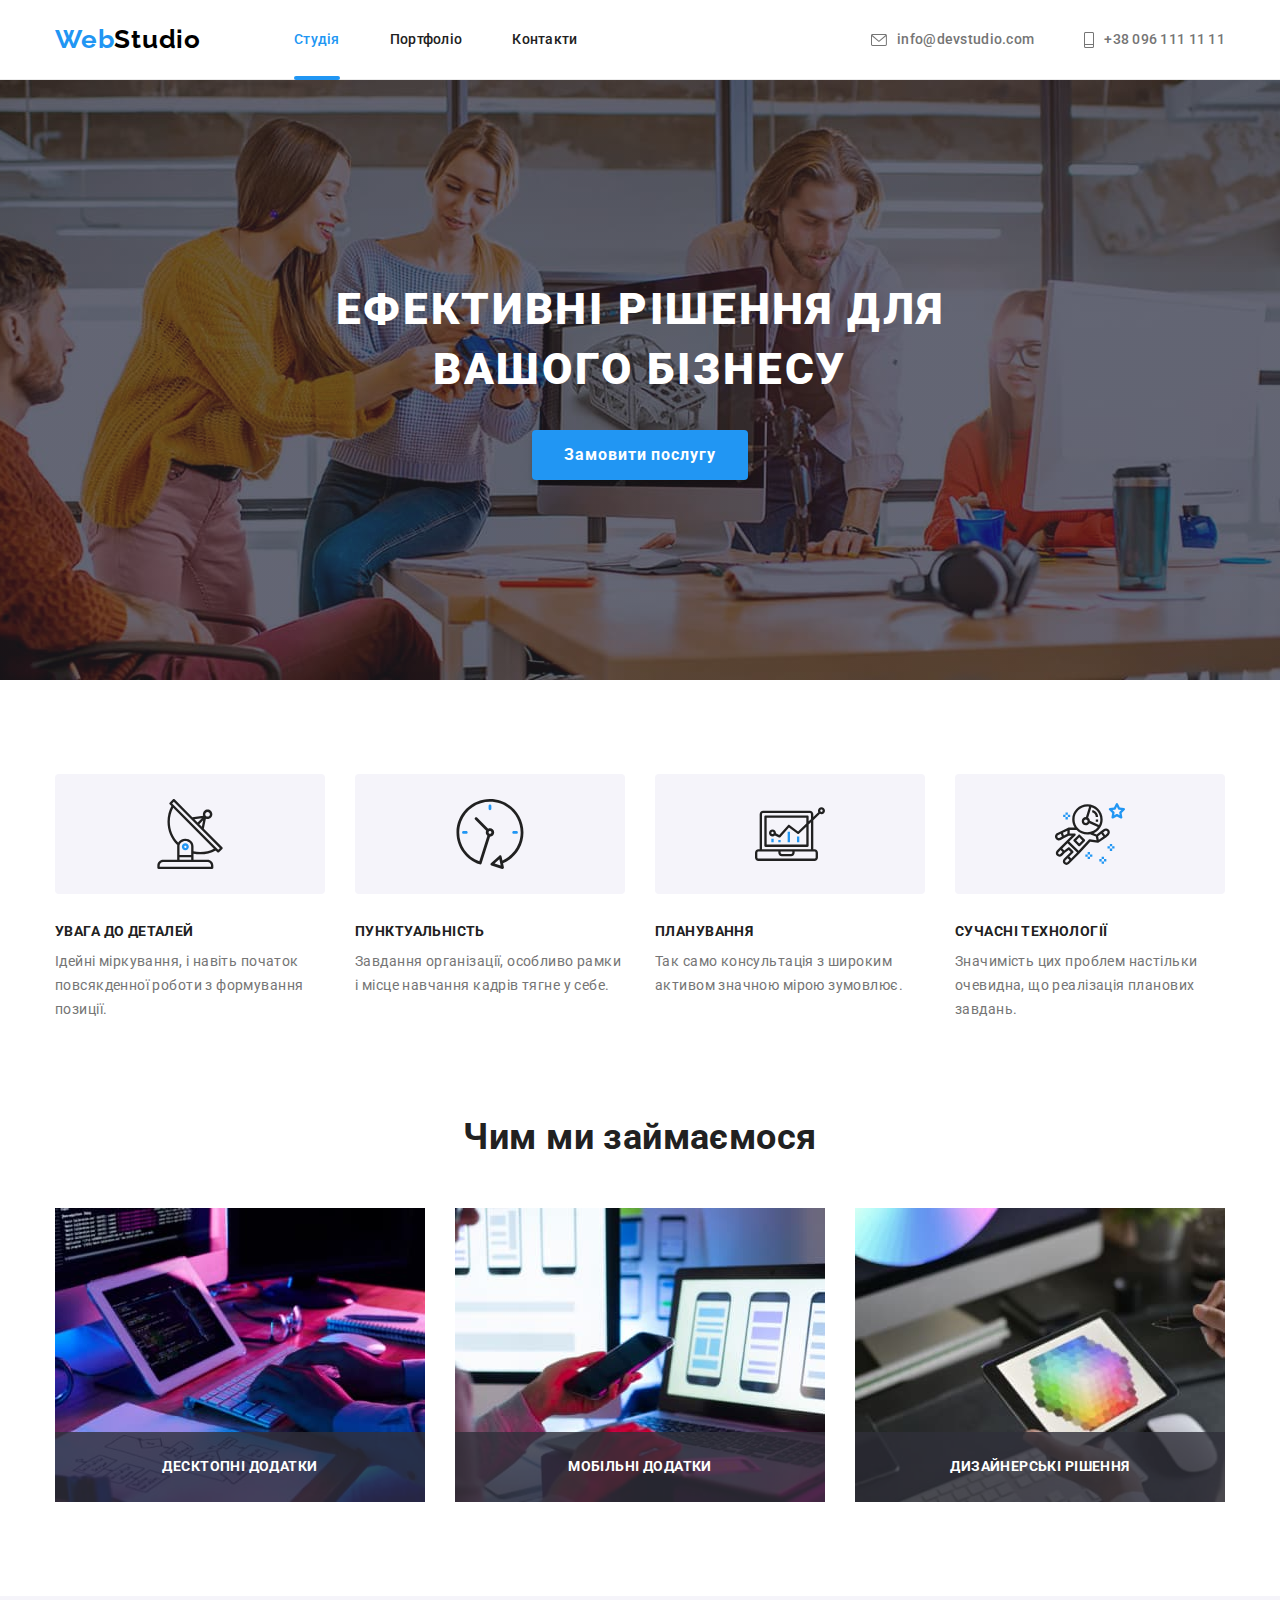
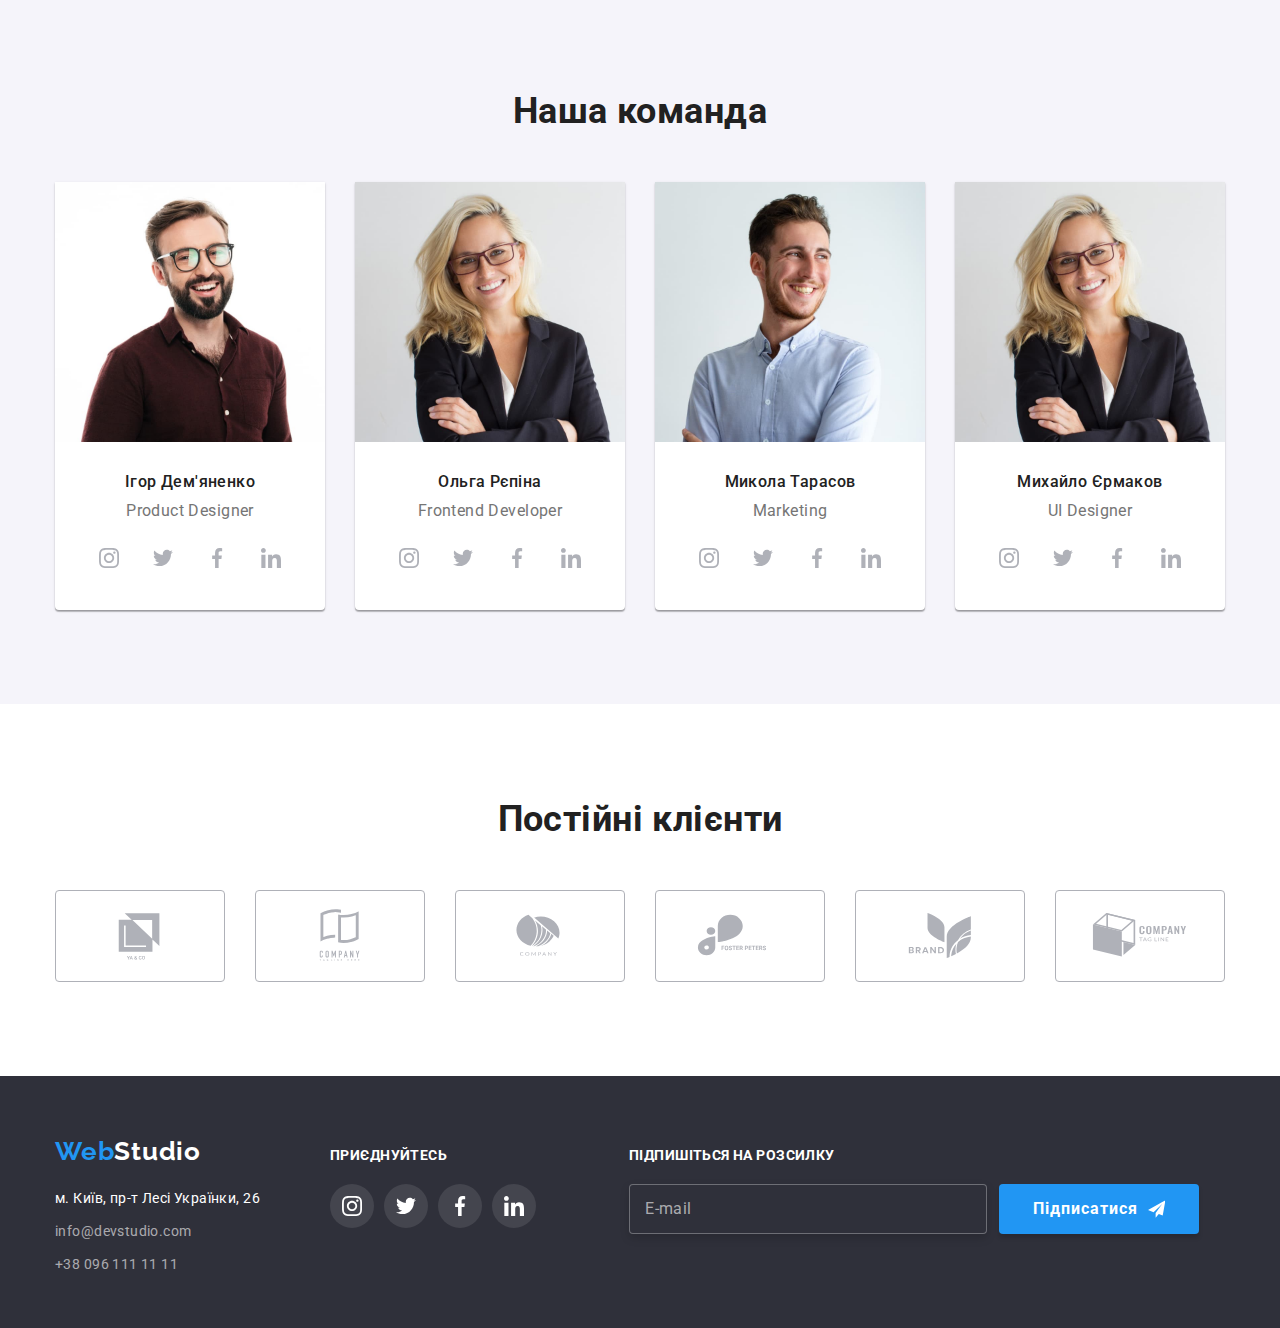
<file: index.html>
<!DOCTYPE html>
<html lang="uk">
<head>
    <meta charset="UTF-8">
    <meta http-equiv="X-UA-Compatible" content="IE=edge">
    <meta name="viewport" content="width=device-width, initial-scale=1.0">
    <title>Студія</title>

    <link rel="preconnect" href="https://fonts.googleapis.com">
    <link rel="preconnect" href="https://fonts.gstatic.com" crossorigin>
    <link href="https://fonts.googleapis.com/css2?family=Raleway:wght@700&family=Roboto:wght@400;500;700;900&display=swap" rel="stylesheet">
    
    <link rel="stylesheet" href="https://cdnjs.cloudflare.com/ajax/libs/modern-normalize/1.1.0/modern-normalize.min.css">
    <link rel="stylesheet" href="./css/main.min.css">
    <!-- <link rel="stylesheet" href="./css/styles.css"> -->    
</head>
<body>
    <header>
        <div class="container navigation">
            <a class="navigation__logo" href="./index.html"><span class="logo"><span class="logo__first-part">Web</span><span class="logo__second-part">Studio</span></span></a>
        <nav>
        <ul class="navigation__main-list">
            <li><a class="navigation__link navigation__link--current" href="./index.html">Студія</a></li>
            <li><a class="navigation__link" href="./portfolio.html">Портфоліо</a></li>
            <li><a class="navigation__link" href="">Контакти</a></li>
        </ul>

        </nav>
        <ul class="navigation__contacts-list">
            <li class="navigation__contacts-item">
                <a class="navigation__contacts-link" href="mailto:info@devstudio.com">
                     <svg class="navigation__mail-icon">
                     <use href="./images/icons.svg#icon-envelope"></use>
                     </svg>
                     info@devstudio.com
                </a>
            </li>


            <li class="navigation__contacts-item">
                <a class="navigation__contacts-link" href="tel:+380961111111">
                     <svg class="navigation__tel-icon">
                     <use href="./images/icons.svg#icon-tel"></use>
                     </svg>  
                     +38 096 111 11 11
                </a>
            </li>
        </ul>
      </div>
    </header>
    <main>
    
        <section class="hero overlay section-no-padding">
            <div class="container">
            <h1 class="hero__title">Ефективні рішення для <br>вашого бізнесу</h1>
            <button data-modal-open class="button-hero" type="button">Замовити послугу</button>
                 <div data-modal class="button-hero__backdrop is-hidden">
                    <div class="button-hero__modal">
                        <button data-modal-close class="button-hero__close-btn" type="button">
                            <svg class="button-hero__close-btn-icon" width="11px" height="11px">
                                <use href="./images/icons.svg#close-btn"></use>
                            </svg>
                        </button>
                        <form class="form" autocomplete="off" name="order-form">
                            <b class="form__title">Залиште свої дані, ми вам передзвонимо</b>
                            <ul class="form__list">
                                <li class="form__field">
                                    <input type="text" class="form__input" name="user-name" id="user-name">
                                    <label for="user-name" class="form__label">Ім'я</label>
                                         <svg class="form__icon">
                                            <use href="./images/icons.svg#icon-user-name"></use>
                                         </svg>                                    
                                </li>
                            
                                <li class="form__field">
                                    <input type="tel" class="form__input" name="user-tel" id="user-tel">
                                    <label for="user-tel" class="form__label">Телефон</label>
                                    <svg class="form__icon">
                                        <use href="./images/icons.svg#icon-user-tel"></use>
                                     </svg>
                                </li>

                                <li class="form__field">
                                    <input type="email" class="form__input" name="user-email" id="user-email">
                                    <label for="user-email" class="form__label">Пошта</label>
                                    <svg class="form__icon">
                                        <use href="./images/icons.svg#icon-user-mail"></use>
                                    </svg>
                                </li>

                                <li class="form__field-coment ">
                                    <textarea class="form__input-coment"
                                    name="user-coment" id="user-coment" rows="6"
                                    placeholder="Введіть текст"></textarea>
                                    <label for="user-coment" class="form__label">Коментар</label>
                                </li>                                                           
                            </ul>
                            <div class="form__field-checkbox">
                                <label class="form__checkbox-label">
                                    <input type="checkbox" class="form__input-checkbox"
                                    name="user-checkbox" id="user-checkbox">   
                                    <span class="form__checkbox-icon"></span>
                                    Погоджуюся з розсилкою та приймаю<a class="form__text-privacy-policy" href="#">Умови договору</a>
                                </label>    
                            </div>

                            <button data-modal-open class="form__buttom" type="submit">Відправити</button>
                        </form>
                    </div>
                 </div>
           </div>
        </section>
        <section class="benefits section-no-padding">
            <div class="container">
            <h2 class="visually-hidden">Переваги роботи Студії</h2>
            <ul class="benefits__list">
                <li>
                    <div class="benefits__before">
                        <svg class="benefits__icon">
                            <use href="./images/icons.svg#icon-benefits-a"></use>
                        </svg>
                    </div>
                    <h3 class="benefits__title">УВАГА ДО ДЕТАЛЕЙ</h3>
                    <p class="benefits__text">Ідейні міркування, і навіть початок повсякденної роботи з формування позиції.</p>
                </li>
                <li>
                    <div class="benefits__before">
                        <svg class="benefits__icon">
                            <use href="./images/icons.svg#icon-benefits-b"></use>
                        </svg>
                    </div>
                    <h3 class="benefits__title">ПУНКТУАЛЬНІСТЬ</h3>
                    <p class="benefits__text">Завдання організації, особливо рамки і місце навчання кадрів тягне у себе.</p>
                </li>
                <li>
                    <div class="benefits__before">
                        <svg class="benefits__icon">
                            <use href="./images/icons.svg#icon-benefits-c"></use>
                        </svg>
                    </div>
                    <h3 class="benefits__title">ПЛАНУВАННЯ</h3>
                    <p class="benefits__text">Так само консультація з широким активом значною мірою зумовлює.</p>
                </li>
                <li>
                    <div class="benefits__before">
                        <svg class="benefits__icon">
                            <use href="./images/icons.svg#icon-benefits-d"></use>
                        </svg>
                    </div>
                    <h3 class="benefits__title">СУЧАСНІ ТЕХНОЛОГІЇ</h3>
                    <p class="benefits__text">Значимість цих проблем настільки очевидна, що реалізація планових завдань.</p>
                </li>
            </ul>
            </div>
        </section>
        <section class="work section-no-padding">
            <div class="container">
            <h2 class="secton-title">Чим ми займаємося</h2>
            <ul class="work__list">
                <li>
                    <div class="work__thumb">
                         <img src="./images/case-a.jpg" alt="website development" width="370" height="294">
                         <h3 class="work__title-block work__title">Десктопні додатки</h3>
                    </div>
                </li>
                <li>
                    <div class="work__thumb">
                         <img src="./images/case-b.jpg" alt="development of mobile applications" width="370" height="294">
                         <h3 class="work__title-block work__title">Мобільні додатки</h3>
                    </div>
                </li>
                <li>
                    <div class="work__thumb">
                         <img src="./images/case-c.jpg" alt="website design" width="370" height="294">
                         <h3 class="work__title-block work__title">Дизайнерські рішення</h3>
                    </div>
                </li>
            </ul>
            </div>
        </section>
        <section class="team section-no-padding">
            <div class="container">
            <h2 class="secton-title">Наша команда</h2>
            <ul class="team__list">
                <li class="team__item">
                    <img src="./images/team-a.jpg" alt="Product Designer" width="270" height="260">
                    <div class="team__description">
                    <h3 class="team__title">Ігор Дем'яненко</h3>
                    <p class="team__text">Product Designer</p>            
                    <ul class="team__icon-block">
                            <li>
                                <a class="team__button" href="#">
                                     <svg class="team__icon">
                                    <use href="./images/icons.svg#icon-instagram"></use>
                                     </svg>
                               </a>
                            </li>

                            <li>
                                <a class="team__button" href="#">
                                     <svg class="team__icon">
                                   <use href="./images/icons.svg#icon-twitter"></use>
                                     </svg>
                                </a>
                            </li>

                            <li>
                                <a class="team__button" href="#">
                                     <svg class="team__icon">                                    
                                    <use href="./images/icons.svg#icon-facebook"></use>
                                     </svg>
                                </a>
                            </li>

                            <li>
                                <a class="team__button" href="#">
                                     <svg class="team__icon">
                                    <use href="./images/icons.svg#icon-linkedin"></use>
                                     </svg>
                                </a>
                            </li>
                    </ul>
                    </div>
                </li>
                <li class="team__item">
                    <img src="./images/team-b.jpg" alt="Frontend Developer" width="270" height="260">
                    <div class="team__description">
                    <h3 class="team__title">Ольга Рєпіна</h3>
                    <p class="team__text">Frontend Developer</p>
                    <ul class="team__icon-block">
                        <li>
                            <a class="team__button" href="#">
                                 <svg class="team__icon">
                                <use href="./images/icons.svg#icon-instagram"></use>
                                 </svg>
                           </a>
                        </li>

                        <li>
                            <a class="team__button" href="#">
                                 <svg class="team__icon">
                               <use href="./images/icons.svg#icon-twitter"></use>
                                 </svg>
                            </a>
                        </li>

                        <li>
                            <a class="team__button" href="#">
                                 <svg class="team__icon">                                    
                                <use href="./images/icons.svg#icon-facebook"></use>
                                 </svg>
                            </a>
                        </li>

                        <li>
                            <a class="team__button" href="#">
                                 <svg class="team__icon">
                                <use href="./images/icons.svg#icon-linkedin"></use>
                                 </svg>
                            </a>
                        </li>
                </ul>
                    </div>
                </li>
                <li class="team__item">
                    <img src="./images/team-c.jpg" alt="Marketing" width="270" height="260">
                    <div class="team__description">
                    <h3 class="team__title">Микола Тарасов</h3>
                    <p class="team__text">Marketing</p>
                    <ul class="team__icon-block">
                        <li>
                            <a class="team__button" href="#">
                                 <svg class="team__icon">
                                <use href="./images/icons.svg#icon-instagram"></use>
                                 </svg>
                           </a>
                        </li>

                        <li>
                            <a class="team__button" href="#">
                                 <svg class="team__icon">
                               <use href="./images/icons.svg#icon-twitter"></use>
                                 </svg>
                            </a>
                        </li>

                        <li>
                            <a class="team__button" href="#">
                                 <svg class="team__icon">                                    
                                <use href="./images/icons.svg#icon-facebook"></use>
                                 </svg>
                            </a>
                        </li>

                        <li>
                            <a class="team__button" href="#">
                                 <svg class="team__icon">
                                <use href="./images/icons.svg#icon-linkedin"></use>
                                 </svg>
                            </a>
                        </li>
                </ul>
                    </div>
                </li>
                <li class="team__item">
                    <img src="./images/team-b.jpg" alt="UI Designer" width="270" height="260">
                    <div class="team__description">
                    <h3 class="team__title">Михайло Єрмаков</h3>
                    <p class="team__text">UI Designer</p>
                    <ul class="team__icon-block">
                        <li>
                            <a class="team__button" href="#">
                                 <svg class="team__icon">
                                <use href="./images/icons.svg#icon-instagram"></use>
                                 </svg>
                           </a>
                        </li>

                        <li>
                            <a class="team__button" href="#">
                                 <svg class="team__icon">
                               <use href="./images/icons.svg#icon-twitter"></use>
                                 </svg>
                            </a>
                        </li>

                        <li>
                            <a class="team__button" href="#">
                                 <svg class="team__icon">                                    
                                <use href="./images/icons.svg#icon-facebook"></use>
                                 </svg>
                            </a>
                        </li>

                        <li>
                            <a class="team__button" href="#">
                                 <svg class="team__icon">
                                <use href="./images/icons.svg#icon-linkedin"></use>
                                 </svg>
                            </a>
                        </li>
                </ul>
                    </div>
                </li>
            </ul>
            </div>
        </section>
        <section class="clients section-no-padding">
            <div class="container">
            <h2 class="secton-title">Постійні клієнти</h2>
            <ul class="clients__list">
                <li>
                    <a class="clients__button" href="#">
                         <svg class="clients__icon">
                        <use href="./images/icons.svg#icon-Logo-a"></use>
                         </svg>
                   </a>
                </li>
                <li>
                    <a class="clients__button" href="#">
                         <svg class="clients__icon">
                        <use href="./images/icons.svg#icon-Logo-b"></use>
                         </svg>
                   </a>
                </li>
                <li>
                    <a class="clients__button" href="#">
                         <svg class="clients__icon">
                        <use href="./images/icons.svg#icon-Logo-c"></use>
                         </svg>
                   </a>
                </li>
                <li>
                    <a class="clients__button" href="#">
                         <svg class="clients__icon">
                        <use href="./images/icons.svg#icon-Logo-d"></use>
                         </svg>
                   </a>
                </li>
                <li>
                    <a class="clients__button" href="#">
                         <svg class="clients__icon">
                        <use href="./images/icons.svg#icon-Logo-e"></use>
                         </svg>
                   </a>
                </li>
                <li>
                    <a class="clients__button" href="#">
                         <svg class="clients__icon">
                        <use href="./images/icons.svg#icon-Logo-f"></use>
                         </svg>
                   </a>
                </li>
            </ul>
            </div>
        </section>
    </main>
    <footer>
        <div class="container footer">    
            <div>       
                <div class="footer__logo">
                <a href="./index.html"><span class="logo"><span class="logo__first-part">Web</span><span class="logo__second-part--footer">Studio</span></span></a>
                </div>
                <address>
                <ul class="address">
                    <li><a class="address__text" href="#">м. Київ, пр-т Лесі Українки, 26</a></li>
                    <li><a class="address__mail" href="mailto:info@devstudio.com">info@devstudio.com</a></li>
                    <li><a class="address__tel" href="tel:+380961111111">+38 096 111 11 11</a></li>
                </ul>
                </address>  
            </div>          
            <div class="footer__center">
                 <p class="footer__text">приєднуйтесь</p>
                         
                 <ul class="footer__icon-list">
                     <li>
                         <a class="footer__icon-link" href="#">
                             <svg class="footer__icon">
                             <use href="./images/icons.svg#icon-instagram"></use>
                             </svg>
                         </a>
                     </li>

                     <li>
                         <a class="footer__icon-link" href="#">
                             <svg class="footer__icon">
                             <use href="./images/icons.svg#icon-twitter"></use>
                             </svg>
                         </a>
                     </li>

                     <li>
                         <a class="footer__icon-link" href="#">
                             <svg class="footer__icon">                                    
                             <use href="./images/icons.svg#icon-facebook"></use>
                             </svg>
                         </a>
                     </li>

                      <li>
                         <a class="footer__icon-link" href="#">
                             <svg class="footer__icon">
                             <use href="./images/icons.svg#icon-linkedin"></use>
                             </svg>
                         </a>
                     </li>
                  </ul>                  
             </div>
             <div class="footer__right">
                <p class="footer__text">Підпишіться на розсилку</p>
                <form class="subscription-form" autocomplete="off" name="subscription-form">
                    <input type="email" class="subscription-form__input" name="user-email" id="subscription-form-input">
                    <label for="subscription-form-input" class="subscription-form__label">E-mail</label>
                    <button data-modal-open class="subscription-form__buttom" type="submit">
                        <span class="subscription-form__text">Підписатися</span>
                        <svg class="subscription-form__icon">
                            <use href="./images/icons.svg#icon-subscription"></use>
                        </svg>  
                    </button>
                </form>                
             </div>      
    
        </div>
    </footer>
    <script src="./js/modal.js"></script>
</body>
</html>
</file>
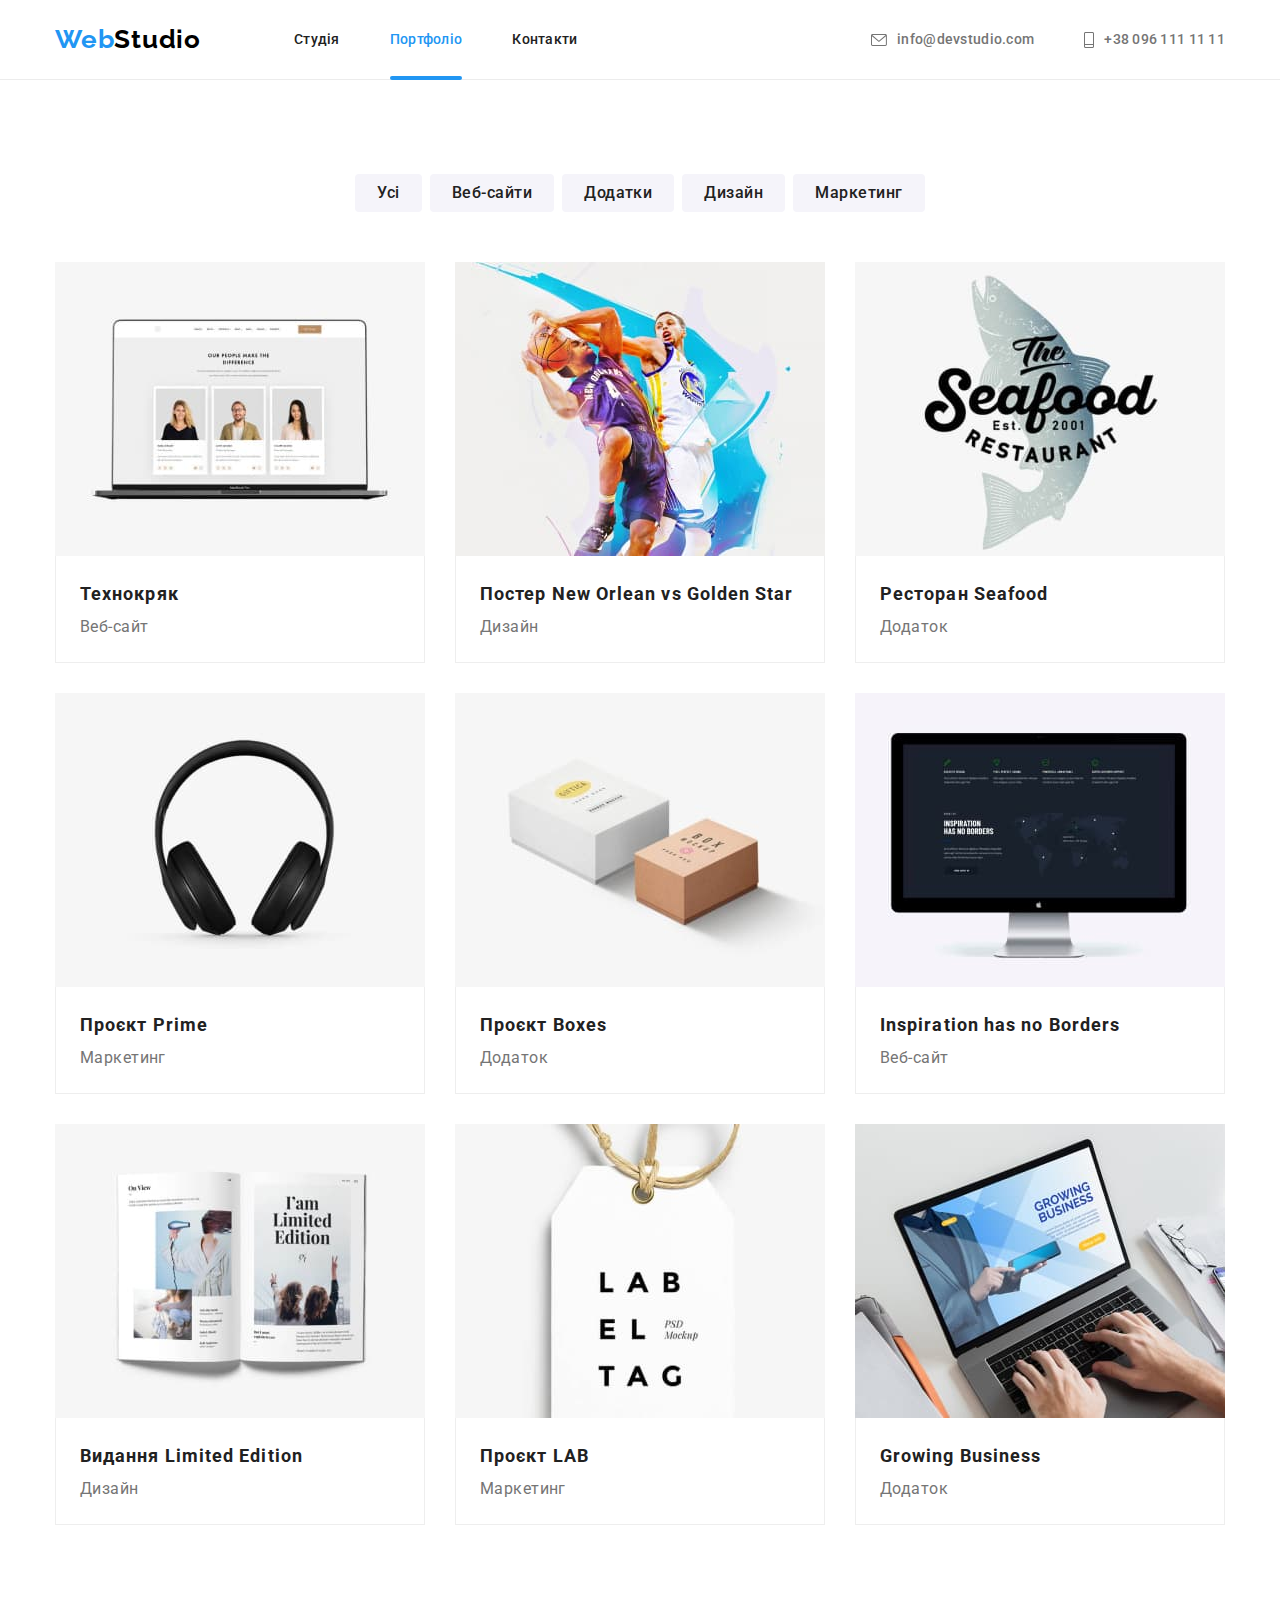
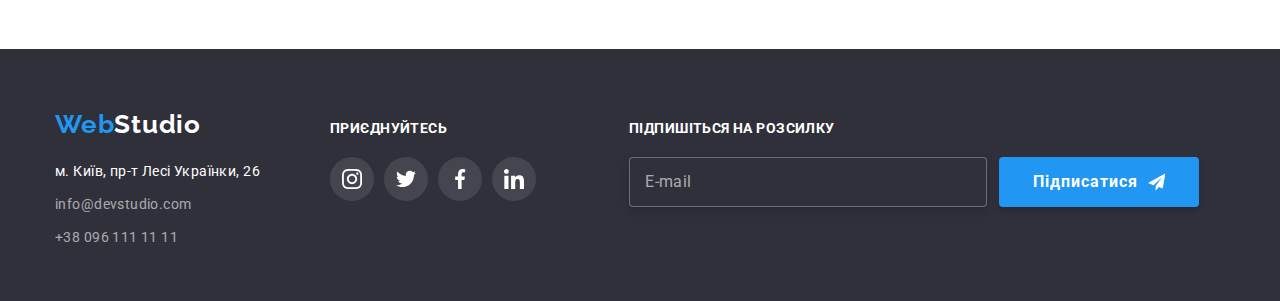
<file: portfolio.html>
<!DOCTYPE html>
<html lang="uk">
<head>
    <meta charset="UTF-8">
    <meta http-equiv="X-UA-Compatible" content="IE=edge">
    <meta name="viewport" content="width=device-width, initial-scale=1.0">
    <title>Студія</title>

    <link rel="preconnect" href="https://fonts.googleapis.com">
    <link rel="preconnect" href="https://fonts.gstatic.com" crossorigin>
    <link href="https://fonts.googleapis.com/css2?family=Raleway:wght@700&family=Roboto:wght@400;500;700;900&display=swap" rel="stylesheet">
    
    <link rel="stylesheet" href="https://cdnjs.cloudflare.com/ajax/libs/modern-normalize/1.1.0/modern-normalize.min.css">
    <link rel="stylesheet" href="./css/main.min.css">
    <!-- <link rel="stylesheet" href="./css/styles.css"> -->  
</head>
<body>
    <header>
        <div class="container navigation">
            <a class="navigation__logo" href="./index.html"><span class="logo"><span class="logo__first-part">Web</span><span class="logo__second-part">Studio</span></span></a>
        <nav>
        <ul class="navigation__main-list">
            <li><a class="navigation__link" href="./index.html">Студія</a></li>
            <li><a class="navigation__link navigation__link--current" href="">Портфоліо</a></li>
            <li><a class="navigation__link" href="">Контакти</a></li>
        </ul>

        </nav>
        <ul class="navigation__contacts-list">
            <li class="navigation__contacts-item">
                <a class="navigation__contacts-link" href="mailto:info@devstudio.com">
                     <svg class="navigation__mail-icon">
                     <use href="./images/icons.svg#icon-envelope"></use>
                     </svg>
                     info@devstudio.com
                </a>
            </li>

            <li class="navigation__contacts-item">
                <a class="navigation__contacts-link" href="tel:+380961111111">
                     <svg class="navigation__tel-icon">
                     <use href="./images/icons.svg#icon-tel"></use>
                     </svg>  
                     +38 096 111 11 11
                </a>
            </li>
        </ul>
      </div>
    </header>
 <main>
     <section class="portfolio section-no-padding">
        <div class="container">
        <h1 class="visually-hidden">Групи проектів нашої Студії</h1>
    
         <ul class="filtr-list">
             <li><button class="filtr-list__button" type="button">Усі</button></li>
             <li><button class="filtr-list__button" type="button">Веб-сайти</button></li>
             <li><button class="filtr-list__button" type="button">Додатки</button></li>
             <li><button class="filtr-list__button" type="button">Дизайн</button></li>
             <li><button class="filtr-list__button" type="button">Маркетинг</button></li>

         </ul>

        <ul class="portfolio__list">
             <li class="portfolio__item">
                <a href="#">
                    <div class="portfolio__thumb">
                         <img src="./images/tehnokryak.jpg" alt="Tehnokryak" width="370" height="294">
                         <div class="portfolio__overlay">
                         <p class="portfolio__overlay-text">Ресурс пропонує комплексні пропозиції з різним рівнем функціоналу та сервісів. Все це дозволить відвідувачу отримати вичерпні відомості про компанію чи приватну особу.</p>
                         </div>
                    </div>
                    <div class="portfolio__description">
                    <h2 class="portfolio__title">Технокряк</h2>
                    <p class="portfolio__text">Веб-сайт</p>
                    </div>
                </a>
             </li>
             <li class="portfolio__item">
                <a href="#">
                     <div class="portfolio__thumb">
                         <img src="./images/poster.jpg" alt="Poster" width="370" height="294">
                         <div class="portfolio__overlay">
                         <p class="portfolio__overlay-text">Ресурс пропонує комплексні пропозиції з різним рівнем функціоналу та сервісів. Все це дозволить відвідувачу отримати вичерпні відомості про компанію чи приватну особу.</p>
                         </div>
                     </div>
                 <div class="portfolio__description">
                 <h2 class="portfolio__title">Постер New Orlean vs Golden Star</h2>
                 <p class="portfolio__text">Дизайн</p>
                 </div>
                </a>
             </li>
              <li class="portfolio__item">
                <a href="#">
                     <div class="portfolio__thumb">
                         <img src="./images/restoran.jpg" alt="Restoran" width="370" height="294">
                         <div class="portfolio__overlay">
                         <p class="portfolio__overlay-text">Ресурс пропонує комплексні пропозиції з різним рівнем функціоналу та сервісів. Все це дозволить відвідувачу отримати вичерпні відомості про компанію чи приватну особу.</p>
                         </div>
                     </div>
                 <div class="portfolio__description">
                 <h2 class="portfolio__title">Ресторан Seafood</h2>
                 <p class="portfolio__text">Додаток</p>
                 </div>
                </a>
               </li>
               <li class="portfolio__item">
                <a href="#">
                    <div class="portfolio__thumb">
                         <img src="./images/prime.jpg" alt="Project prime" width="370" height="294">
                         <div class="portfolio__overlay">
                         <p class="portfolio__overlay-text">Ресурс пропонує комплексні пропозиції з різним рівнем функціоналу та сервісів. Все це дозволить відвідувачу отримати вичерпні відомості про компанію чи приватну особу.</p>
                         </div>
                   </div>
                 <div class="portfolio__description">
                 <h2 class="portfolio__title">Проєкт Prime</h2>
                 <p class="portfolio__text">Маркетинг</p>
                 </div>
                </a>
             </li>
             <li class="portfolio__item">
                <a href="#">
                    <div class="portfolio__thumb">
                         <img src="./images/boxes.jpg" alt="Project boxes" width="370" height="294">
                         <div class="portfolio__overlay">
                            <p class="portfolio__overlay-text">Ресурс пропонує комплексні пропозиції з різним рівнем функціоналу та сервісів. Все це дозволить відвідувачу отримати вичерпні відомості про компанію чи приватну особу.</p>
                         </div>
                    </div>
                 <div class="portfolio__description">
                 <h2 class="portfolio__title">Проєкт Boxes</h2>
                 <p class="portfolio__text">Додаток</p>
                 </div>
                </a>
             </li>
             <li class="portfolio__item">
                <a href="#">
                    <div class="portfolio__thumb">
                         <img src="./images/inspiration.jpg" alt="Inspiration" width="370" height="294">
                         <div class="portfolio__overlay">
                            <p class="portfolio__overlay-text">Ресурс пропонує комплексні пропозиції з різним рівнем функціоналу та сервісів. Все це дозволить відвідувачу отримати вичерпні відомості про компанію чи приватну особу.</p>
                         </div>
                    </div>
                 <div class="portfolio__description">
                 <h2 class="portfolio__title">Inspiration has no Borders</h2>
                 <p class="portfolio__text">Веб-сайт</p>
                 </div>
                </a>
             </li>
             <li class="portfolio__item">
                <a href="#">
                    <div class="portfolio__thumb">
                         <img src="./images/vydannya-limited.jpg" alt="Vydannya-limited" width="370" height="294">
                         <div class="portfolio__overlay">
                            <p class="portfolio__overlay-text">Ресурс пропонує комплексні пропозиції з різним рівнем функціоналу та сервісів. Все це дозволить відвідувачу отримати вичерпні відомості про компанію чи приватну особу.</p>
                         </div>
                    </div>
                 <div class="portfolio__description">
                 <h2 class="portfolio__title">Видання Limited Edition</h2>
                 <p class="portfolio__text">Дизайн</p>
                 </div>
                </a>
             </li>
              <li class="portfolio__item">
                <a href="#">
                    <div class="portfolio__thumb">
                         <img src="./images/projekt-lab.jpg" alt="Projekt-lab" width="370" height="294">
                         <div class="portfolio__overlay">
                            <p class="portfolio__overlay-text">Ресурс пропонує комплексні пропозиції з різним рівнем функціоналу та сервісів. Все це дозволить відвідувачу отримати вичерпні відомості про компанію чи приватну особу.</p>
                         </div>
                    </div>
                 <div class="portfolio__description">
                 <h2 class="portfolio__title">Проєкт LAB</h2>
                 <p class="portfolio__text">Маркетинг</p>
                </div>
                </a>
             </li>
             <li class="portfolio__item">
                <a href="#">
                    <div class="portfolio__thumb">
                         <img src="./images/growing-business.jpg" alt="Growing-business" width="370" height="294">
                         <div class="portfolio__overlay">
                            <p class="portfolio__overlay-text">Ресурс пропонує комплексні пропозиції з різним рівнем функціоналу та сервісів. Все це дозволить відвідувачу отримати вичерпні відомості про компанію чи приватну особу.</p>
                         </div>
                    </div>
                 <div class="portfolio__description">
                 <h2 class="portfolio__title">Growing Business</h2>
                 <p class="portfolio__text">Додаток</p>
                 </div>
                </a>
             </li>
         </ul>
        </div>
     </section>

 </main>
    <footer>
        <div class="container footer">
            <div>
                 <div class="footer__logo">
                 <a href="./index.html"><span class="logo"><span class="logo__first-part">Web</span><span class="logo__second-part--footer">Studio</span></span></a>
                 </div>
                 <address>
                 <ul class="address">
                     <li><a class="address__text" href="#">м. Київ, пр-т Лесі Українки, 26</a></li>
                     <li><a class="address__mail" href="mailto:info@devstudio.com">info@devstudio.com</a></li>
                     <li><a class="address__tel" href="tel:+380961111111">+38 096 111 11 11</a></li>
                 </ul>
                 </address>
            </div>
            <div class="footer__center">
                <p class="footer__text">приєднуйтесь</p>
                        
                <ul class="footer__icon-list">
                    <li>
                        <a class="footer__icon-link" href="#">
                            <svg class="footer__icon">
                            <use href="./images/icons.svg#icon-instagram"></use>
                            </svg>
                        </a>
                    </li>

                    <li>
                        <a class="footer__icon-link" href="#">
                            <svg class="footer__icon">
                            <use href="./images/icons.svg#icon-twitter"></use>
                            </svg>
                        </a>
                    </li>

                    <li>
                        <a class="footer__icon-link" href="#">
                            <svg class="footer__icon">                                    
                            <use href="./images/icons.svg#icon-facebook"></use>
                            </svg>
                        </a>
                    </li>

                     <li>
                        <a class="footer__icon-link" href="#">
                            <svg class="footer__icon">
                            <use href="./images/icons.svg#icon-linkedin"></use>
                            </svg>
                        </a>
                    </li>
                 </ul>                 
            </div>
            <div class="footer__right">
                <p class="footer__text">Підпишіться на розсилку</p>
                <form class="subscription-form" autocomplete="off" name="subscription-form">
                    <input type="email" class="subscription-form__input" name="user-email" id="subscription-form-input">
                    <label for="subscription-form-input" class="subscription-form__label">E-mail</label>
                    <button data-modal-open class="subscription-form__buttom" type="submit">
                        <span class="subscription-form__text">Підписатися</span>
                        <svg class="subscription-form__icon">
                            <use href="./images/icons.svg#icon-subscription"></use>
                        </svg>  
                    </button>
                </form>                
             </div>      
        </div>
    </footer>
</body>
</html>
</file>
<file: css/styles.css>
/* Загальні налаштування*/
:root {
    
    --primary-text-color: #757575;
    --title-text-color: #212121;
    --accent-color: #2196F3;
    --hero-text-color: #FFFFFF;
    --hero-bg-color:#2F303A;
    --logo__second-part-color: #000000;
    --tel-mail-footer: rgba(255, 255, 255, 0.6);
    --team-bg-color: #F5F4FA;
    --button-hero-bg-color: #188ce8;
    --button-hero-shadow-color: rgba(0, 0, 0, 0.15);
    --second-font: 'Raleway', sans-serif;
}
html {
    box-sizing: border-box;
    /*width: 1600px; */
}

body {
    
    color: var(--primary-text-color);   
    font-family: 'Roboto', sans-serif;
    font-size: 14px;
    letter-spacing: 0.03em;
}

h1, h2, h3, h4, h5, h6, p, ul {
    margin-top: 0;
    margin-bottom: 0;
}

img {
    display: block;
}
.container {
    width: 1200px;
    margin: 0 auto;
    padding-left: 15px;
    padding-right: 15px;
    
}
.section-no-padding {
    padding-top: 0;
    padding-bottom: 0;
}

.secton-title {
    font-weight: 700;
    font-size: 36px;
    line-height: 1.17;
    color: var(--title-text-color);
    margin-bottom: 50px;
    text-align: center;
}

.visually-hidden {
    position: absolute;
    width: 1px;
    height: 1px;
    margin: -1px;
    border: 0;
    padding: 0;  
    white-space: nowrap;
    clip-path: inset(100%);
    clip: rect(0 0 0 0);
    overflow: hidden;
}

a {
    text-decoration: none;
}

a:hover,
a:focus {
    color: var(--accent-color);

    transition: 250ms cubic-bezier(0.4, 0, 0.2, 1);
}


li {
    list-style: none;
}
        
 /*=========Header START================*/

  /*LOGO*/

  .logo {
    min-width: 145px;
    min-height: 31px;
} 

.logo__first-part {
    color: var(--accent-color);
}
            
.logo__second-part {
    color: var(--logo__second-part-color);
}

.logo__first-part,
.logo__second-part,
.logo__second-part--footer {
    font-family: var(--second-font);
    font-weight: 700;
    font-size: 26px;
    line-height: 1.19;
    letter-spacing: 0.03em;
}

.navigation__logo {    
    display: flex;
    
    padding-top: 24px;
    padding-bottom: 25px;
    margin-right: 93px;
    margin-left: 0;

    align-items: center; 
}
    
.logo__second-part--footer {
    color: var(--hero-text-color);
}
    
.footer__logo {
padding-left: 0;
margin-bottom: 20px;
}
/*     Header*/
header {
    background-color: var(--hero-text-color);
    border-bottom: 1px solid #ECECEC;
    border-color: #ECECEC;
        
    height: 80px;
}

 /* Основна Навігація*/

 .navigation {
    display: flex;
    align-items: center;    
} 

.navigation__main-list {
    display: flex;
    padding-left: 0;
}

.navigation__main-list li {
    margin-right: 50px;
}

.navigation__main-list li:last-child {
    margin-right: 0;
}

.navigation__link {
    display: flex;

    align-items: center; 
    padding-top: 32px;
    padding-bottom: 32px;

    font-weight: 500;
    line-height: 1.14;
    letter-spacing: 0.02em;
    color: var(--title-text-color);

    position: relative;
}


.navigation__link--current {
    color: var(--accent-color);
}


.navigation__link.navigation__link--current::after {
    content: "";
    position: absolute;
    bottom: 0;

    display: block;
    width: 100%;
    height: 4px;

    border-radius: 2px;
    background-color: var(--accent-color);
}

 /* Контакти в Навігації*/

.navigation__contacts-list {
    display: flex;
    padding-left: 0;
    margin-left: auto;
}

.navigation__contacts-list li {
    margin-right: 50px;
}

.navigation__contacts-list li:last-child {
    margin-right: 0;
}

.navigation__contacts-item {
    display: flex;
    align-items: center;
    justify-content: center;
}

.navigation__contacts-link {
    display: flex;

    align-items: center; 
    padding-top: 32px;
    padding-bottom: 32px;

    font-weight: 500;
    line-height: 1.14;
    letter-spacing: 0.02em;

    color: var(--primary-text-color);
}

.navigation__contacts-link:hover > .navigation__mail-icon,
.navigation__contacts-link:focus > .navigation__mail-icon,
.navigation__contacts-link:hover > .navigation__tel-icon,
.navigation__contacts-link:focus > .navigation__tel-icon {
    fill: var(--accent-color);
    cursor: pointer;

    transition: 250ms cubic-bezier(0.4, 0, 0.2, 1);
}

.navigation__mail-icon {

    width: 16px;
    height: 12px;
    margin-right: 10px;
    background-size: cover;
    background-position: center;
    align-items: center;
    justify-content: center;
    fill: var(--primary-text-color);
}

.navigation__tel-icon {

    width: 10px;
    height: 16px;
    margin-right: 10px;
    background-size: cover;
    background-position: center;
    align-items: center;
    justify-content: center;
    fill: var(--primary-text-color);
}

 /*================Header END=============*/


/*================= Hero START===========*/
/*overlay*/
.overlay {
    height: 600px;
    max-width: 1600px;
    margin-left: auto;
    margin-right: auto;

    background-color: rgba(196, 196, 196, 1);

    background-image: linear-gradient(rgba(47, 48, 58, 0.4), rgba(47, 48, 58, 0.4)),
    url(../images/hero.jpg);

    background-repeat: no-repeat;
    background-size: cover;
    background-position: center;
}
/*hero*/
.hero {
    text-align: center;
    padding-top: 200px;
    padding-bottom: 200px;
}

.hero__title { 
    font-weight: 900;
    font-size: 44px;
    line-height: 1.36;
    letter-spacing: 0.06em;
    text-transform: uppercase;
    color: var(--hero-text-color);
    margin-bottom: 30px;
}
/*button-hero*/

.button-hero {
    display: inline-block;
    min-width: 216px;
    min-height: 50px;
    align-items: center;
    justify-content: center;
       
    font-family: inherit;
    font-weight: 700;
    font-size: 16px;
    line-height: 1.87;
    letter-spacing: 0.06em;
    color: var(--hero-text-color);
    background-color: var(--accent-color);
    cursor: pointer;

    text-align: center;

    border-radius: 4px;
    border: 0;
    box-shadow: 0px 4px 4px var(--button-hero-shadow-color);
      
}

.button-hero:hover,
.button-hero:focus {
    background-color: var(--button-hero-bg-color);    

    transition: 250ms cubic-bezier(0.4, 0, 0.2, 1);
}

.button-hero__backdrop {
    position: fixed;
    top: 0;
    left: 0;

    width: 100%;
    height: 100%;

    background-color: rgba(0, 0, 0, 0.2);

    opacity: 1;
    visibility: visible;
    pointer-events: initial;

    transition: opacity 250ms, visibility 250ms, cubic-bezier(0.4, 0, 0.2, 1);
}

.button-hero__backdrop.is-hidden {
    visibility: hidden;
    opacity: 0;
    pointer-events: none;
}

.button-hero__backdrop.is-hidden .button-hero__modal {
    transform: translate(-50%, -50%) scale(0.9);
}

.button-hero__modal {
    position: absolute;

    top: 50%;
    left: 50%;
     
    min-height: 581px;
    min-width: 528px;
    
    background-color: var(--hero-text-color);
    
    transition:  transform 250ms, cubic-bezier(0.4, 0, 0.2, 1);
    
    transform: translate(-50%, -50%) scale(1);
}

.button-hero__close-btn {
    position: absolute;
    top: 8px;
    right: 8px;

    display: flex;

    width: 30px;
    height: 30px;

    border: 1px solid rgba(0, 0, 0, 0.1);
    border-radius: 50%;
    background-color: var(--hero-text-color);
    align-items: center;
    justify-content: center;
    background-position: center;

    cursor: pointer;
}

.button-hero__close-btn:hover > .button-hero__close-btn-icon,
.button-hero__close-btn:focus > .button-hero__close-btn-icon {
    fill: var(--accent-color);

    transition: 250ms cubic-bezier(0.4, 0, 0.2, 1);
}

.button-hero__close-btn-icon {
    
    padding: 0;
    margin: 0;
    
    align-items: center;
    justify-content: center;
}

/*form*/

.form {
    padding: 40px;
}

.form__title {
    font-weight: 700;
    font-size: 20px;
    line-height: 1.15;
        
    color: var(--title-text-color);
    
    display: block;
    margin-bottom: 12px;
}

.form__list {
    display: block;
    padding: 0;
    margin-bottom: 20px;
}

.form__field {
    display: block;
    
    width: 448px;
    height: 58px;
    margin-bottom: 10px;
    position: relative;    
}

.form__field:focus-within > .form__icon {
    fill: var(--accent-color);

    transition: 250ms cubic-bezier(0.4, 0, 0.2, 1);
}

.form__field-coment{
    display: block;

    width: 448px;
    height: 138px;
    position: relative;    
}

.form__input {
    outline: transparent;
    margin: 0;
    width: 100%;
    height: 40px;
    padding: 11px 12px 11px 42px;
        
    border: 1px solid rgba(33, 33, 33, 0.2);
    border-radius: 4px;
    position: relative;
    transform: translateY(18px);       
}

.form__input:focus {
    border-color: var(--accent-color);

    transition: 250ms cubic-bezier(0.4, 0, 0.2, 1);
}

.form__icon {
    padding: 0;
    margin: 0;

    position: absolute;
    top: 50%;
    left: 12px;

    display: flex;
    display: block;

    width: 18px;
    height: 18px;

    align-items: center;
    justify-content: center;
}

.form__input-coment {
    outline: transparent;
    margin: 0;

    width: 100%;
    height: 120px;
    padding: 12px 16px;
    resize: none;
   
    border: 1px solid rgba(33, 33, 33, 0.2);
    border-radius: 4px;
    position: relative;
    transform: translateY(18px);      
 }

 .form__input-coment:focus {
    border-color: var(--accent-color);

    transition: 250ms cubic-bezier(0.4, 0, 0.2, 1);
}

 .form__input-coment::placeholder {
    font-weight: 400;
    font-size: 12px;
    line-height: 14px;
    letter-spacing: 0.01em;

    color: rgba(117, 117, 117, 0.5);
    display: block;
    position: absolute;
    top: 12px;    
}

.form__label {
    font-weight: 400;
    font-size: 12px;
    line-height: 1.17px;
    letter-spacing: 0.01em;
    color: var(--primary-text-color);
    display: block;
    position: absolute;
    top: 0;
    left: 0;
    height: 14px;
    transform: translateY(50%);
}

.form__field-checkbox {
    width: 423px;
    height: 24px;

    margin-left: 13px;
    margin-bottom: 30px;
    
    display: flex;    
    position: relative;    
}

.form__input-checkbox {
    appearance: none;
    position: absolute;
    margin-right: 7px;  
}

.form__input-checkbox:checked + .form__checkbox-icon {
    background-color: var(--accent-color);
    border-color: var(--accent-color);
    background-image: url("data:image/svg+xml,%3Csvg xmlns='http://www.w3.org/2000/svg' width='13' height='10' fill='none'%3E%3Cpath fill='%23fff' stroke='%23fff' stroke-width='.2' d='m1.957 4.752-.069-.066-.069.065-.888.842-.076.072.076.073 3.496 3.334.069.066.069-.066 7.504-7.158.076-.073-.076-.072-.882-.841-.069-.066-.069.066-6.553 6.246-2.539-2.422Z'/%3E%3C/svg%3E");
    
    background-size: contain;
    background-origin: content-box;
}

.form__checkbox-label {
    display: flex;
    font-weight: 400;
    font-size: 14px;
    line-height: 1.71%;
    letter-spacing: 0.03em;

    color: var(--primary-text-color);
    align-items: center;

    transform: translateY(50%);
    cursor: pointer;
}

.form__text-privacy-policy {
    margin-left: 7px;
    color: var(--accent-color);
    text-decoration: underline;
}

.form__checkbox-icon {
    display: inline-block;
    width: 16px;
    height: 15px;
    margin-right: 7px;

    border: 2px solid var(--title-text-color);
    border-radius: 4px;
}

.form__buttom {
    display: inline-block;
    min-width: 200px;
    min-height: 50px;
    align-items: center;
    justify-content: center;
       
    font-family: inherit;
    font-weight: 700;
    font-size: 16px;
    line-height: 1.88;
    letter-spacing: 0.06em;
    color: var(--hero-text-color);
    background-color: var(--accent-color);
    cursor: pointer;

    text-align: center;

    border-radius: 4px;
    border: 0;
    box-shadow: 0px 4px 4px var(--button-hero-shadow-color);      
}
/*================= Hero END===========*/


/* Benefits*/

.benefits {
    padding-top: 94px;
    padding-bottom: 94px;
}

.benefits__list {
    display: flex;
    padding-left: 0;
}

.benefits__list li {
    width: 270px;
    margin-right: 30px;
}

.benefits__list li:last-child {
    margin-right: 0;
}

.benefits__before {
    display: flex;
    height: 120px;
    background-color: var(--team-bg-color);
    border-radius: 4px;
    align-items: center;
    justify-content: center;
    margin-bottom: 30px;
}

.benefits__title {
    font-weight: 700;
    font-size: 14px;
    line-height: 1.14;
    text-transform: uppercase;
    color: var(--title-text-color);
    margin-bottom: 10px;
}

.benefits__text {
    line-height: 1.71;
}

.benefits__icon {
    width: 70px;
    height: 70px;
    background-size: cover;
}

/*Work*/
.work {
    padding-bottom: 94px;
}

.work__list {
    display: flex;
    padding-left: 0;
}
.work__list li {
    margin-right: 30px;
}
.work__list li:last-child {
    margin-right: 0;
}

.work__thumb {
    position: relative;
}

.work__title-block {
    padding-top: 27px;
    padding-bottom: 27px;
    height: 70px;
    width: 100%;
    background: rgba(47, 48, 58, 0.8);

    display: flex;
    
    position: absolute;
    bottom: 0;
    display: inline-block;
    align-items: center;
}

.work__title {
    font-weight: 700;
    font-size: 14px;
    line-height: 1.14;
    text-align: center;
    text-transform: uppercase;
    color: var(--hero-text-color);
}

/*Team*/

.team {
    padding-top: 94px;
    padding-bottom: 94px;
    background-color: var(--team-bg-color);
}

.team__list {
    display: flex;
    padding-left: 0;
}

.team__item {
    width: 270px;
    margin-right: 30px;

    background-color: var(--hero-text-color);

    box-shadow: 0px 1px 3px rgba(0, 0, 0, 0.12), 0px 1px 1px rgba(0, 0, 0, 0.14), 0px 2px 1px rgba(0, 0, 0, 0.2);
    border-radius: 0px 0px 4px 4px;    
}

.team__description {
    padding-top: 30px;
    padding-bottom: 30px;
}

.team__title {
    font-weight: 500;
    font-size: 16px;
    line-height: 1.19; 
    color: var(--title-text-color);
    margin-bottom: 10px;
    text-align: center;    
}

.team__text {
    font-size: 16px;
    line-height: 1.19;
    text-align: center;
    margin-bottom: 16px;
}

.team__icon-block {
    display: flex;
    padding: 0;
    margin: 0;
    list-style: none;
    align-items: center;
    justify-content: center;

    margin-right: 32px;
    margin-left: 32px;
}

.team__icon-block li {
    margin-right: 10px;
}
    
.team__icon-block li:last-child {
 margin-right: 0;
}

.team__button {
    display: flex;
    padding: 0;
    border: 0;
    width: 44px;
    height: 44px;
    color: #AFB1B8;
    border-radius: 50%;
    background-color: var(--hero-text-color);
    align-items: center;
    justify-content: center;
    background-position: center;    
}

.team__button:hover,
.team__button:focus {
    background-color: var(--accent-color);

    transition: 250ms cubic-bezier(0.4, 0, 0.2, 1);
}

.team__button:hover > .team__icon,
.team__button:focus > .team__icon {
    fill: var(--hero-text-color);

    transition: 250ms cubic-bezier(0.4, 0, 0.2, 1);
}

.team__icon {
    padding: 0;
    margin: 0;
    width: 20px;
    height: 20px;
    fill: #afb1b8;
    background-size: cover;
}

/*Clients*/

.clients {
    padding-top: 94px;
    padding-bottom: 94px;
}

.clients__list {
    display: flex;
    padding: 0;
    margin: 0;
    list-style: none;
    align-items: center;
    justify-content: center;
}

.clients__list li {
    margin-right: 30px;
}

.clients__list li:last-child {
    margin-right: 0;
}

.clients__button {
    display: flex;
    padding: 0;
    width: 170px;
    height: 92px;
    color: #AFB1B8;
    align-items: center;
    justify-content: center;
    background-position: center;

    border: 1px solid #AFB1B8;
    border-radius: 4px;
}

.clients__button:hover,
.clients__button:focus {
    border-color: var(--accent-color);

    transition: 250ms cubic-bezier(0.4, 0, 0.2, 1);
}

.clients__button:hover > .clients__icon,
.clients__button:focus > .clients__icon {
    fill: var(--accent-color);

    transition: 250ms cubic-bezier(0.4, 0, 0.2, 1);
}

.clients__icon {
    padding: 0;
    margin: 0;
    width: 106px;
    height: 60px;
    fill: #afb1b8;
    background-size: cover;
}
/*===========Footer START=========*/

/*Footer*/

footer {
    background-color:var(--hero-bg-color);
    height: 252px;
    padding-top: 60px;
    padding-bottom: 60px;
}

.footer {
    display: flex;
    align-items: baseline;
}


/*address*/

.address {
    padding-left: 0;
}

.address li {
    margin-bottom: 9px;
    }

.address li:last-child {
    margin-bottom: 0;
}

.address__text,
.address__mail,
.address__tel {
    font-style: normal;
    line-height: 1.71;    
}

.address__text {
    color: var(--hero-text-color);    
}

.address__mail,
.address__tel {
    color: var(--tel-mail-footer);
}

/*footer-center*/
.footer__center {
    margin-left: 70px;
}

.footer__text {
    font-weight: 700;
    font-size: 14px;
    line-height: 1.14;
    text-transform: uppercase;
    color: var(--hero-text-color);
    margin-bottom: 20px;
    text-align: left;
}

.footer__icon-list {
    display: flex;
    padding: 0;
    margin: 0;
    list-style: none;
    align-items: center;
    justify-content: center;
}

.footer__icon-list li {
    margin-right: 10px;
}

.footer__icon-list li:last-child {
    margin-right: 0;
}

.footer__icon-link {
    display: flex;
    padding: 0;
    border: 0;
    width: 44px;
    height: 44px;
    color: var(--hero-text-color);
    border-radius: 50%;
    background-color: rgba(255, 255, 255, 0.1);
    align-items: center;
    justify-content: center;
    background-position: center;
}

.footer__icon {
    padding: 0;
    margin: 0;
    width: 20px;
    height: 20px;
    fill: var(--hero-text-color);
    background-size: cover;
}

.footer__icon-link:hover,
.footer__icon-link:focus {
    background-color: var(--accent-color);

    transition: 250ms cubic-bezier(0.4, 0, 0.2, 1);
}

/*footer-right*/

.footer__right {
    margin-left: 93px;
}

/*subscription-form*/

.subscription-form {
    display: flex;
    position: relative;    
}

.subscription-form__input {
    display: block;
    
    outline: transparent;
    margin-right: 12px;
    width: 358px;
    height: 50px;
    padding: 15px 16px 15px 16px;
        
    border: 1px solid rgba(255, 255, 255, 0.3);
    filter: drop-shadow(0px 4px 4px rgba(0, 0, 0, 0.15));
    border-radius: 4px;
    background-color: var(--hero-bg-color);

    font-weight: 400;
    font-size: 16px;
    line-height: 1.25;

    align-items: center;
    letter-spacing: 0.03em;

    color: rgba(255, 255, 255, 0.6);    
}
.subscription-form__input:focus {
    border-color: var(--accent-color);

    transition: 250ms cubic-bezier(0.4, 0, 0.2, 1);
}

.subscription-form__input:focus + .subscription-form__label {
    display: none;
}

.subscription-form__label {
    font-weight: 400;
    font-size: 16px;
    line-height: 1.25;

    align-items: center;
    letter-spacing: 0.03em;

    color: rgba(255, 255, 255, 0.6);

    display: block;
    position: absolute;
    top: 15px;
    left: 16px;    
}

.subscription-form__buttom {
    display: flex;
    width: 200px;
    height: 50px;

    align-items: center;
    justify-content: center;
       
    background-color: var(--accent-color);
    cursor: pointer;

    text-align: center;

    border-radius: 4px;
    border: 0;
    box-shadow: 0px 4px 4px var(--button-hero-shadow-color);
}

    .subscription-form__text {
    display: block;
    width: 110px;
    height: 30px;
    margin-top: 10px;
    margin-right: 10px;
    margin-bottom: 10px;
    margin-left: 28px;
    
    font-family: inherit;
    font-weight: 700;
    font-size: 16px;
    line-height: 1.88;
    letter-spacing: 0.06em;
    color: var(--hero-text-color);
    align-items: center;
}

.subscription-form__icon {    
    width: 24px;
    height: 24px;

    padding: 0;
    margin-top: 13px;
    margin-bottom: 13px;
    margin-right: 28px;
        
    align-items: center;
    justify-content: center;
}

/*===========Footer END=========*/

/*===========portfolio START=========*/

/*Portfolio-filtr*/

.filtr-list {
    display: flex;
    padding-left: 0;
    align-items: center;
    justify-content: center;
    margin-bottom: 50px;
}

.filtr-list li {
    margin-left: 0;
    margin-right: 8px;
    margin-bottom: 0;
}

.filtr-list li:last-child {
    margin-right: 0;
}

.filtr-list__button {
    font-family: inherit;
    font-weight: 500;
    font-size: 16px;
    line-height: 1.63;
    color: var(--title-text-color);
    letter-spacing: 0.03em;
    background-color: var(--team-bg-color);
    cursor: pointer;
    
    padding: 6px 22px;

    border: 0;

    border-radius: 4px;    
}

.filtr-list__button:hover,
.filtr-list__button:focus
 {
    color: var(--hero-text-color);
    background-color: var(--accent-color);
    box-shadow: 0px 3px 1px rgba(0, 0, 0, 0.1), 0px 1px 2px rgba(0, 0, 0, 0.08), 0px 2px 2px rgba(0, 0, 0, 0.12);

    transition: 250ms cubic-bezier(0.4, 0, 0.2, 1);
}

/*Portfolio-list*/

.portfolio {
    padding-top: 94px;
    padding-bottom: 94px;
}

.portfolio__list {
    display: flex;
    flex-wrap: wrap;
    padding-left: 0;
}

.portfolio__item {
    width: 370px;
    margin-right: 30px;
    margin-bottom: 30px;
}

.portfolio__item:nth-child(3n) {
    margin-right: 0;
}

.portfolio__item:nth-last-child(-n + 3) {
    margin-bottom: 0;
}

.portfolio__item:hover,
.portfolio__item:focus {
    box-shadow: 0px 1px 1px rgba(0, 0, 0, 0.12), 0px 4px 4px rgba(0, 0, 0, 0.06), 1px 4px 6px rgba(0, 0, 0, 0.16);

    transition: 250ms cubic-bezier(0.4, 0, 0.2, 1);
}

.portfolio__item:hover .portfolio__overlay {
    transform: translateY(0);
    transition: 250ms cubic-bezier(0.4, 0, 0.2, 1);
    opacity: 1; 
}

.portfolio__thumb {
    position: relative;
    overflow: hidden;
}

.portfolio__overlay {
    padding-top: 63px;
    padding-bottom: 63px;
    padding-left: 24px;
    padding-right: 24px;
    width: 100%;
    background: rgba(33, 150, 243, 0.9);

    position: absolute;
    bottom: 0;
    top: 0;
    display: inline-block;
    align-items: center;
    opacity: 0;
    
    transform: translateY(100%);
    transition: 250ms cubic-bezier(0.4, 0, 0.2, 1);
}

.portfolio__overlay-text {
    font-weight: 400;
    font-size: 18px;
    line-height: 1.56;
    color: var(--hero-text-color);
}

.portfolio__description {
    box-sizing: border-box;

    border-right: 1px solid #EEEEEE;
    border-left: 1px solid #EEEEEE;
    border-bottom: 1px solid #EEEEEE;

    padding-top: 20px;
    padding-bottom: 20px;
    padding-right: 24px;
    padding-left: 24px;
}


.portfolio__title {

    font-weight: 700;
    font-size: 18px;
    line-height: 2;
    letter-spacing: 0.06em;
    color: var(--title-text-color);
    margin-bottom: 4px;
}

.portfolio__text {
    font-size: 16px;
    line-height: 1.88;
    color: var(--primary-text-color);
}

/*===========portfolio END=========*/
</file>
<file: css/main.min.css>
:root{--primary-text-color: #757575;--title-text-color: #212121;--accent-color: #2196F3;--hero-text-color: #FFFFFF;--hero-bg-color:#2F303A;--logo__second-part-color: #000000;--tel-mail-footer: rgba(255, 255, 255, 0.6);--team-bg-color: #F5F4FA;--button-hero-bg-color: #188ce8;--button-hero-shadow-color: rgba(0, 0, 0, 0.15);--second-font: "Raleway", sans-serif}.visually-hidden{position:absolute;width:1px;height:1px;margin:-1px;border:0;padding:0;white-space:nowrap;-webkit-clip-path:inset(100%);clip-path:inset(100%);clip:rect(0 0 0 0);overflow:hidden}html{-webkit-box-sizing:border-box;box-sizing:border-box}body{color:var(--primary-text-color);font-family:"Roboto",sans-serif;font-size:14px;letter-spacing:.03em}h1,h2,h3,h4,h5,h6,p,ul{margin-top:0;margin-bottom:0}img{display:block}a{text-decoration:none}a:hover,a:focus{color:var(--accent-color);-webkit-transition:250ms cubic-bezier(0.4, 0, 0.2, 1);transition:250ms cubic-bezier(0.4, 0, 0.2, 1)}li{list-style:none}.container{width:1200px;margin:0 auto;padding-left:15px;padding-right:15px}.section-no-padding{padding-top:0;padding-bottom:0}.secton-title{font-weight:700;font-size:36px;line-height:1.17;color:var(--title-text-color);margin-bottom:50px;text-align:center}.logo{min-width:145px;min-height:31px}.logo__first-part{color:var(--accent-color)}.logo__second-part{color:var(--logo__second-part-color)}.logo__first-part,.logo__second-part,.logo__second-part--footer{font-family:var(--second-font);font-weight:700;font-size:26px;line-height:1.19;letter-spacing:.03em}.navigation__logo{display:-webkit-box;display:-ms-flexbox;display:flex;padding-top:24px;padding-bottom:25px;margin-right:93px;margin-left:0;-webkit-box-align:center;-ms-flex-align:center;align-items:center}.logo__second-part--footer{color:var(--hero-text-color)}.footer__logo{padding-left:0;margin-bottom:20px}header{background-color:var(--hero-text-color);border-bottom:1px solid #ececec;border-color:#ececec;height:80px}.navigation{display:-webkit-box;display:-ms-flexbox;display:flex;-webkit-box-align:center;-ms-flex-align:center;align-items:center}.navigation__main-list{display:-webkit-box;display:-ms-flexbox;display:flex;padding-left:0}.navigation__main-list li{margin-right:50px}.navigation__main-list li:last-child{margin-right:0}.navigation__link{display:-webkit-box;display:-ms-flexbox;display:flex;-webkit-box-align:center;-ms-flex-align:center;align-items:center;padding-top:32px;padding-bottom:32px;font-weight:500;line-height:1.14;letter-spacing:.02em;color:var(--title-text-color);position:relative}.navigation__link--current{color:var(--accent-color)}.navigation__link.navigation__link--current::after{content:"";position:absolute;bottom:0;display:block;width:100%;height:4px;border-radius:2px;background-color:var(--accent-color)}.navigation__contacts-list{display:-webkit-box;display:-ms-flexbox;display:flex;padding-left:0;margin-left:auto}.navigation__contacts-list li{margin-right:50px}.navigation__contacts-list li:last-child{margin-right:0}.navigation__contacts-item{display:-webkit-box;display:-ms-flexbox;display:flex;-webkit-box-align:center;-ms-flex-align:center;align-items:center;-webkit-box-pack:center;-ms-flex-pack:center;justify-content:center}.navigation__contacts-link{display:-webkit-box;display:-ms-flexbox;display:flex;-webkit-box-align:center;-ms-flex-align:center;align-items:center;padding-top:32px;padding-bottom:32px;font-weight:500;line-height:1.14;letter-spacing:.02em;color:var(--primary-text-color)}.navigation__mail-icon{width:16px;height:12px;margin-right:10px;background-size:cover;background-position:center;-webkit-box-align:center;-ms-flex-align:center;align-items:center;-webkit-box-pack:center;-ms-flex-pack:center;justify-content:center;fill:var(--primary-text-color)}.navigation__contacts-link:hover>.navigation__mail-icon,.navigation__contacts-link:focus>.navigation__mail-icon{fill:var(--accent-color);cursor:pointer;-webkit-transition:250ms cubic-bezier(0.4, 0, 0.2, 1);transition:250ms cubic-bezier(0.4, 0, 0.2, 1)}.navigation__tel-icon{width:10px;height:16px;margin-right:10px;background-size:cover;background-position:center;-webkit-box-align:center;-ms-flex-align:center;align-items:center;-webkit-box-pack:center;-ms-flex-pack:center;justify-content:center;fill:var(--primary-text-color)}.navigation__contacts-link:hover>.navigation__tel-icon,.navigation__contacts-link:focus>.navigation__tel-icon{fill:var(--accent-color);cursor:pointer;-webkit-transition:250ms cubic-bezier(0.4, 0, 0.2, 1);transition:250ms cubic-bezier(0.4, 0, 0.2, 1)}.overlay{height:600px;max-width:1600px;margin-left:auto;margin-right:auto;background-color:#c4c4c4;background-image:-webkit-gradient(linear, left top, left bottom, from(rgba(47, 48, 58, 0.4)), to(rgba(47, 48, 58, 0.4))),url(../images/hero.jpg);background-image:linear-gradient(rgba(47, 48, 58, 0.4), rgba(47, 48, 58, 0.4)),url(../images/hero.jpg);background-repeat:no-repeat;background-size:cover;background-position:center}.hero{text-align:center;padding-top:200px;padding-bottom:200px}.hero__title{font-weight:900;font-size:44px;line-height:1.36;letter-spacing:.06em;text-transform:uppercase;color:var(--hero-text-color);margin-bottom:30px}.button-hero{display:inline-block;min-width:216px;min-height:50px;-webkit-box-align:center;-ms-flex-align:center;align-items:center;-webkit-box-pack:center;-ms-flex-pack:center;justify-content:center;font-family:inherit;font-weight:700;font-size:16px;line-height:1.87;letter-spacing:.06em;color:var(--hero-text-color);background-color:var(--accent-color);cursor:pointer;text-align:center;border-radius:4px;border:0;-webkit-box-shadow:0px 4px 4px var(--button-hero-shadow-color);box-shadow:0px 4px 4px var(--button-hero-shadow-color)}.button-hero:hover,.button-hero:focus{background-color:var(--button-hero-bg-color);-webkit-transition:250ms cubic-bezier(0.4, 0, 0.2, 1);transition:250ms cubic-bezier(0.4, 0, 0.2, 1)}.button-hero__backdrop{position:fixed;top:0;left:0;width:100%;height:100%;background-color:rgba(0,0,0,.2);opacity:1;visibility:visible;pointer-events:initial;-webkit-transition:opacity 250ms,visibility 250ms,cubic-bezier(0.4, 0, 0.2, 1);transition:opacity 250ms,visibility 250ms,cubic-bezier(0.4, 0, 0.2, 1)}.button-hero__backdrop.is-hidden{visibility:hidden;opacity:0;pointer-events:none}.button-hero__backdrop.is-hidden .button-hero__modal{-webkit-transform:translate(-50%, -50%) scale(0.9);transform:translate(-50%, -50%) scale(0.9)}.button-hero__modal{position:absolute;top:50%;left:50%;min-height:581px;min-width:528px;background-color:var(--hero-text-color);-webkit-transition:cubic-bezier(0.4, 0, 0.2, 1),-webkit-transform 250ms;transition:cubic-bezier(0.4, 0, 0.2, 1),-webkit-transform 250ms;transition:transform 250ms,cubic-bezier(0.4, 0, 0.2, 1);transition:transform 250ms,cubic-bezier(0.4, 0, 0.2, 1),-webkit-transform 250ms;-webkit-transform:translate(-50%, -50%) scale(1);transform:translate(-50%, -50%) scale(1)}.button-hero__close-btn{position:absolute;top:8px;right:8px;display:-webkit-box;display:-ms-flexbox;display:flex;width:30px;height:30px;border:1px solid rgba(0,0,0,.1);border-radius:50%;background-color:var(--hero-text-color);-webkit-box-align:center;-ms-flex-align:center;align-items:center;-webkit-box-pack:center;-ms-flex-pack:center;justify-content:center;background-position:center;cursor:pointer}.button-hero__close-btn-icon{padding:0;margin:0;-webkit-box-align:center;-ms-flex-align:center;align-items:center;-webkit-box-pack:center;-ms-flex-pack:center;justify-content:center}.button-hero__close-btn:hover>.button-hero__close-btn-icon,.button-hero__close-btn:focus>.button-hero__close-btn-icon{fill:var(--accent-color);-webkit-transition:250ms cubic-bezier(0.4, 0, 0.2, 1);transition:250ms cubic-bezier(0.4, 0, 0.2, 1)}.form{padding:40px}.form__title{font-weight:700;font-size:20px;line-height:1.15;color:var(--title-text-color);display:block;margin-bottom:12px}.form__list{display:block;padding:0;margin-bottom:20px}.form__field{display:block;width:448px;height:58px;margin-bottom:10px;position:relative}.form__field-coment{display:block;width:448px;height:138px;position:relative}.form__input{outline:rgba(0,0,0,0);margin:0;width:100%;height:40px;padding:11px 12px 11px 42px;border:1px solid rgba(33,33,33,.2);border-radius:4px;position:relative;-webkit-transform:translateY(18px);transform:translateY(18px)}.form__input:focus{border-color:var(--accent-color);-webkit-transition:250ms cubic-bezier(0.4, 0, 0.2, 1);transition:250ms cubic-bezier(0.4, 0, 0.2, 1)}.form__icon{padding:0;margin:0;position:absolute;top:50%;left:12px;display:-webkit-box;display:-ms-flexbox;display:flex;display:block;width:18px;height:18px;-webkit-box-align:center;-ms-flex-align:center;align-items:center;-webkit-box-pack:center;-ms-flex-pack:center;justify-content:center}.form__field:focus-within>.form__icon{fill:var(--accent-color);-webkit-transition:250ms cubic-bezier(0.4, 0, 0.2, 1);transition:250ms cubic-bezier(0.4, 0, 0.2, 1)}.form__input-coment{outline:rgba(0,0,0,0);margin:0;width:100%;height:120px;padding:12px 16px;resize:none;border:1px solid rgba(33,33,33,.2);border-radius:4px;position:relative;-webkit-transform:translateY(18px);transform:translateY(18px)}.form__input-coment:focus{border-color:var(--accent-color);-webkit-transition:250ms cubic-bezier(0.4, 0, 0.2, 1);transition:250ms cubic-bezier(0.4, 0, 0.2, 1)}.form__input-coment::-webkit-input-placeholder{font-weight:400;font-size:12px;line-height:14px;letter-spacing:.01em;color:rgba(117,117,117,.5);display:block;position:absolute;top:12px}.form__input-coment::-moz-placeholder{font-weight:400;font-size:12px;line-height:14px;letter-spacing:.01em;color:rgba(117,117,117,.5);display:block;position:absolute;top:12px}.form__input-coment:-ms-input-placeholder{font-weight:400;font-size:12px;line-height:14px;letter-spacing:.01em;color:rgba(117,117,117,.5);display:block;position:absolute;top:12px}.form__input-coment::-ms-input-placeholder{font-weight:400;font-size:12px;line-height:14px;letter-spacing:.01em;color:rgba(117,117,117,.5);display:block;position:absolute;top:12px}.form__input-coment::placeholder{font-weight:400;font-size:12px;line-height:14px;letter-spacing:.01em;color:rgba(117,117,117,.5);display:block;position:absolute;top:12px}.form__label{font-weight:400;font-size:12px;line-height:1.17px;letter-spacing:.01em;color:var(--primary-text-color);display:block;position:absolute;top:0;left:0;height:14px;-webkit-transform:translateY(50%);transform:translateY(50%)}.form__field-checkbox{width:423px;height:24px;margin-left:13px;margin-bottom:30px;display:-webkit-box;display:-ms-flexbox;display:flex;position:relative}.form__input-checkbox{-webkit-appearance:none;-moz-appearance:none;appearance:none;position:absolute;margin-right:7px}.form__checkbox-label{display:-webkit-box;display:-ms-flexbox;display:flex;font-weight:400;font-size:14px;line-height:1.71%;letter-spacing:.03em;color:var(--primary-text-color);-webkit-box-align:center;-ms-flex-align:center;align-items:center;-webkit-transform:translateY(50%);transform:translateY(50%);cursor:pointer}.form__text-privacy-policy{margin-left:7px;color:var(--accent-color);text-decoration:underline}.form__checkbox-icon{display:inline-block;width:16px;height:15px;margin-right:7px;border:2px solid var(--title-text-color);border-radius:4px}.form__input-checkbox:checked+.form__checkbox-icon{background-color:var(--accent-color);border-color:var(--accent-color);background-image:url("data:image/svg+xml,%3Csvg xmlns='http://www.w3.org/2000/svg' width='13' height='10' fill='none'%3E%3Cpath fill='%23fff' stroke='%23fff' stroke-width='.2' d='m1.957 4.752-.069-.066-.069.065-.888.842-.076.072.076.073 3.496 3.334.069.066.069-.066 7.504-7.158.076-.073-.076-.072-.882-.841-.069-.066-.069.066-6.553 6.246-2.539-2.422Z'/%3E%3C/svg%3E");background-size:contain;background-origin:content-box}.form__buttom{display:inline-block;min-width:200px;min-height:50px;-webkit-box-align:center;-ms-flex-align:center;align-items:center;-webkit-box-pack:center;-ms-flex-pack:center;justify-content:center;font-family:inherit;font-weight:700;font-size:16px;line-height:1.88;letter-spacing:.06em;color:var(--hero-text-color);background-color:var(--accent-color);cursor:pointer;text-align:center;border-radius:4px;border:0;-webkit-box-shadow:0px 4px 4px var(--button-hero-shadow-color);box-shadow:0px 4px 4px var(--button-hero-shadow-color)}.benefits{padding-top:94px;padding-bottom:94px}.benefits__list{display:-webkit-box;display:-ms-flexbox;display:flex;padding-left:0}.benefits__list li{width:270px;margin-right:30px}.benefits__list li:last-child{margin-right:0}.benefits__before{display:-webkit-box;display:-ms-flexbox;display:flex;height:120px;background-color:var(--team-bg-color);border-radius:4px;-webkit-box-align:center;-ms-flex-align:center;align-items:center;-webkit-box-pack:center;-ms-flex-pack:center;justify-content:center;margin-bottom:30px}.benefits__title{font-weight:700;font-size:14px;line-height:1.14;text-transform:uppercase;color:var(--title-text-color);margin-bottom:10px}.benefits__text{line-height:1.71}.benefits__icon{width:70px;height:70px;background-size:cover}.work{padding-bottom:94px}.work__list{display:-webkit-box;display:-ms-flexbox;display:flex;padding-left:0}.work__list li{margin-right:30px}.work__list li:last-child{margin-right:0}.work__thumb{position:relative}.work__title-block{padding-top:27px;padding-bottom:27px;height:70px;width:100%;background:rgba(47,48,58,.8);display:-webkit-box;display:-ms-flexbox;display:flex;position:absolute;bottom:0;display:inline-block;-webkit-box-align:center;-ms-flex-align:center;align-items:center}.work__title{font-weight:700;font-size:14px;line-height:1.14;text-align:center;text-transform:uppercase;color:var(--hero-text-color)}.team{padding-top:94px;padding-bottom:94px;background-color:var(--team-bg-color)}.team__list{display:-webkit-box;display:-ms-flexbox;display:flex;padding-left:0}.team__item{width:270px;margin-right:30px;background-color:var(--hero-text-color);-webkit-box-shadow:0px 1px 3px rgba(0,0,0,.12),0px 1px 1px rgba(0,0,0,.14),0px 2px 1px rgba(0,0,0,.2);box-shadow:0px 1px 3px rgba(0,0,0,.12),0px 1px 1px rgba(0,0,0,.14),0px 2px 1px rgba(0,0,0,.2);border-radius:0px 0px 4px 4px}.team__description{padding-top:30px;padding-bottom:30px}.team__title{font-weight:500;font-size:16px;line-height:1.19;color:var(--title-text-color);margin-bottom:10px;text-align:center}.team__text{font-size:16px;line-height:1.19;text-align:center;margin-bottom:16px}.team__icon-block{display:-webkit-box;display:-ms-flexbox;display:flex;padding:0;margin:0;list-style:none;-webkit-box-align:center;-ms-flex-align:center;align-items:center;-webkit-box-pack:center;-ms-flex-pack:center;justify-content:center;margin-right:32px;margin-left:32px}.team__icon-block li{margin-right:10px}.team__icon-block li:last-child{margin-right:0}.team__button{display:-webkit-box;display:-ms-flexbox;display:flex;padding:0;border:0;width:44px;height:44px;color:#afb1b8;border-radius:50%;background-color:var(--hero-text-color);-webkit-box-align:center;-ms-flex-align:center;align-items:center;-webkit-box-pack:center;-ms-flex-pack:center;justify-content:center;background-position:center}.team__button:hover,.team__button:focus{background-color:var(--accent-color);-webkit-transition:250ms cubic-bezier(0.4, 0, 0.2, 1);transition:250ms cubic-bezier(0.4, 0, 0.2, 1)}.team__icon{padding:0;margin:0;width:20px;height:20px;fill:#afb1b8;background-size:cover}.team__button:hover>.team__icon,.team__button:focus>.team__icon{fill:var(--hero-text-color);-webkit-transition:250ms cubic-bezier(0.4, 0, 0.2, 1);transition:250ms cubic-bezier(0.4, 0, 0.2, 1)}.clients{padding-top:94px;padding-bottom:94px}.clients__list{display:-webkit-box;display:-ms-flexbox;display:flex;padding:0;margin:0;list-style:none;-webkit-box-align:center;-ms-flex-align:center;align-items:center;-webkit-box-pack:center;-ms-flex-pack:center;justify-content:center}.clients__list li{margin-right:30px}.clients__list li:last-child{margin-right:0}.clients__button{display:-webkit-box;display:-ms-flexbox;display:flex;padding:0;width:170px;height:92px;color:#afb1b8;-webkit-box-align:center;-ms-flex-align:center;align-items:center;-webkit-box-pack:center;-ms-flex-pack:center;justify-content:center;background-position:center;border:1px solid #afb1b8;border-radius:4px}.clients__button:hover,.clients__button:focus{border-color:var(--accent-color);-webkit-transition:250ms cubic-bezier(0.4, 0, 0.2, 1);transition:250ms cubic-bezier(0.4, 0, 0.2, 1)}.clients__icon{padding:0;margin:0;width:106px;height:60px;fill:#afb1b8;background-size:cover}.clients__button:hover>.clients__icon,.clients__button:focus>.clients__icon{fill:var(--accent-color);-webkit-transition:250ms cubic-bezier(0.4, 0, 0.2, 1);transition:250ms cubic-bezier(0.4, 0, 0.2, 1)}footer{background-color:var(--hero-bg-color);height:252px;padding-top:60px;padding-bottom:60px}.footer{display:-webkit-box;display:-ms-flexbox;display:flex;-webkit-box-align:baseline;-ms-flex-align:baseline;align-items:baseline}.address{padding-left:0}.address li{margin-bottom:9px}.address li:last-child{margin-bottom:0}.address__text,.address__mail,.address__tel{font-style:normal;line-height:1.71}.address__text{color:var(--hero-text-color)}.address__mail,.address__tel{color:var(--tel-mail-footer)}.footer__center{margin-left:70px}.footer__text{font-weight:700;font-size:14px;line-height:1.14;text-transform:uppercase;color:var(--hero-text-color);margin-bottom:20px;text-align:left}.footer__icon-list{display:-webkit-box;display:-ms-flexbox;display:flex;padding:0;margin:0;list-style:none;-webkit-box-align:center;-ms-flex-align:center;align-items:center;-webkit-box-pack:center;-ms-flex-pack:center;justify-content:center}.footer__icon-list li{margin-right:10px}.footer__icon-list li:last-child{margin-right:0}.footer__icon-link{display:-webkit-box;display:-ms-flexbox;display:flex;padding:0;border:0;width:44px;height:44px;color:var(--hero-text-color);border-radius:50%;background-color:rgba(255,255,255,.1);-webkit-box-align:center;-ms-flex-align:center;align-items:center;-webkit-box-pack:center;-ms-flex-pack:center;justify-content:center;background-position:center}.footer__icon-link:hover,.footer__icon-link:focus{background-color:var(--accent-color);-webkit-transition:250ms cubic-bezier(0.4, 0, 0.2, 1);transition:250ms cubic-bezier(0.4, 0, 0.2, 1)}.footer__icon{padding:0;margin:0;width:20px;height:20px;fill:var(--hero-text-color);background-size:cover}.footer__right{margin-left:93px}.subscription-form{display:-webkit-box;display:-ms-flexbox;display:flex;position:relative}.subscription-form__input{display:block;outline:rgba(0,0,0,0);margin-right:12px;width:358px;height:50px;padding:15px 16px 15px 16px;border:1px solid rgba(255,255,255,.3);-webkit-filter:drop-shadow(0px 4px 4px rgba(0, 0, 0, 0.15));filter:drop-shadow(0px 4px 4px rgba(0, 0, 0, 0.15));border-radius:4px;background-color:var(--hero-bg-color);font-weight:400;font-size:16px;line-height:1.25;-webkit-box-align:center;-ms-flex-align:center;align-items:center;letter-spacing:.03em;color:rgba(255,255,255,.6)}.subscription-form__input:focus{border-color:var(--accent-color);-webkit-transition:250ms cubic-bezier(0.4, 0, 0.2, 1);transition:250ms cubic-bezier(0.4, 0, 0.2, 1)}.subscription-form__label{font-weight:400;font-size:16px;line-height:1.25;-webkit-box-align:center;-ms-flex-align:center;align-items:center;letter-spacing:.03em;color:rgba(255,255,255,.6);display:block;position:absolute;top:15px;left:16px}.subscription-form__input:focus+.subscription-form__label{display:none}.subscription-form__buttom{display:-webkit-box;display:-ms-flexbox;display:flex;width:200px;height:50px;-webkit-box-align:center;-ms-flex-align:center;align-items:center;-webkit-box-pack:center;-ms-flex-pack:center;justify-content:center;background-color:var(--accent-color);cursor:pointer;text-align:center;border-radius:4px;border:0;-webkit-box-shadow:0px 4px 4px var(--button-hero-shadow-color);box-shadow:0px 4px 4px var(--button-hero-shadow-color)}.subscription-form__text{display:block;width:110px;height:30px;margin-top:10px;margin-right:10px;margin-bottom:10px;margin-left:28px;font-family:inherit;font-weight:700;font-size:16px;line-height:1.88;letter-spacing:.06em;color:var(--hero-text-color);-webkit-box-align:center;-ms-flex-align:center;align-items:center}.subscription-form__icon{width:24px;height:24px;padding:0;margin-top:13px;margin-bottom:13px;margin-right:28px;-webkit-box-align:center;-ms-flex-align:center;align-items:center;-webkit-box-pack:center;-ms-flex-pack:center;justify-content:center}.filtr-list{display:-webkit-box;display:-ms-flexbox;display:flex;padding-left:0;-webkit-box-align:center;-ms-flex-align:center;align-items:center;-webkit-box-pack:center;-ms-flex-pack:center;justify-content:center;margin-bottom:50px}.filtr-list li{margin-left:0;margin-right:8px;margin-bottom:0}.filtr-list li:last-child{margin-right:0}.filtr-list__button{font-family:inherit;font-weight:500;font-size:16px;line-height:1.63;color:var(--title-text-color);letter-spacing:.03em;background-color:var(--team-bg-color);cursor:pointer;padding:6px 22px;border:0;border-radius:4px}.filtr-list__button:hover,.filtr-list__button:focus{color:var(--hero-text-color);background-color:var(--accent-color);-webkit-box-shadow:0px 3px 1px rgba(0,0,0,.1),0px 1px 2px rgba(0,0,0,.08),0px 2px 2px rgba(0,0,0,.12);box-shadow:0px 3px 1px rgba(0,0,0,.1),0px 1px 2px rgba(0,0,0,.08),0px 2px 2px rgba(0,0,0,.12);-webkit-transition:250ms cubic-bezier(0.4, 0, 0.2, 1);transition:250ms cubic-bezier(0.4, 0, 0.2, 1)}.portfolio{padding-top:94px;padding-bottom:94px}.portfolio__list{display:-webkit-box;display:-ms-flexbox;display:flex;-ms-flex-wrap:wrap;flex-wrap:wrap;padding-left:0}.portfolio__item{width:370px;margin-right:30px;margin-bottom:30px}.portfolio__item:nth-child(3n){margin-right:0}.portfolio__item :nth-last-child(-n+3){margin-bottom:0}.portfolio__item:hover,.portfolio__item:focus{-webkit-box-shadow:0px 1px 1px rgba(0,0,0,.12),0px 4px 4px rgba(0,0,0,.06),1px 4px 6px rgba(0,0,0,.16);box-shadow:0px 1px 1px rgba(0,0,0,.12),0px 4px 4px rgba(0,0,0,.06),1px 4px 6px rgba(0,0,0,.16);-webkit-transition:250ms cubic-bezier(0.4, 0, 0.2, 1);transition:250ms cubic-bezier(0.4, 0, 0.2, 1)}.portfolio__thumb{position:relative;overflow:hidden}.portfolio__overlay{padding-top:63px;padding-bottom:63px;padding-left:24px;padding-right:24px;width:100%;background:rgba(33,150,243,.9);position:absolute;bottom:0;top:0;display:inline-block;-webkit-box-align:center;-ms-flex-align:center;align-items:center;opacity:0;-webkit-transform:translateY(100%);transform:translateY(100%);-webkit-transition:250ms cubic-bezier(0.4, 0, 0.2, 1);transition:250ms cubic-bezier(0.4, 0, 0.2, 1)}.portfolio__item:hover .portfolio__overlay{-webkit-transform:translateY(0);transform:translateY(0);-webkit-transition:250ms cubic-bezier(0.4, 0, 0.2, 1);transition:250ms cubic-bezier(0.4, 0, 0.2, 1);opacity:1}.portfolio__overlay-text{font-weight:400;font-size:18px;line-height:1.56;color:var(--hero-text-color)}.portfolio__description{-webkit-box-sizing:border-box;box-sizing:border-box;border-right:1px solid #eee;border-left:1px solid #eee;border-bottom:1px solid #eee;padding-top:20px;padding-bottom:20px;padding-right:24px;padding-left:24px}.portfolio__title{font-weight:700;font-size:18px;line-height:2;letter-spacing:.06em;color:var(--title-text-color);margin-bottom:4px}.portfolio__text{font-size:16px;line-height:1.88;color:var(--primary-text-color)}/*# sourceMappingURL=main.min.css.map */
</file>
